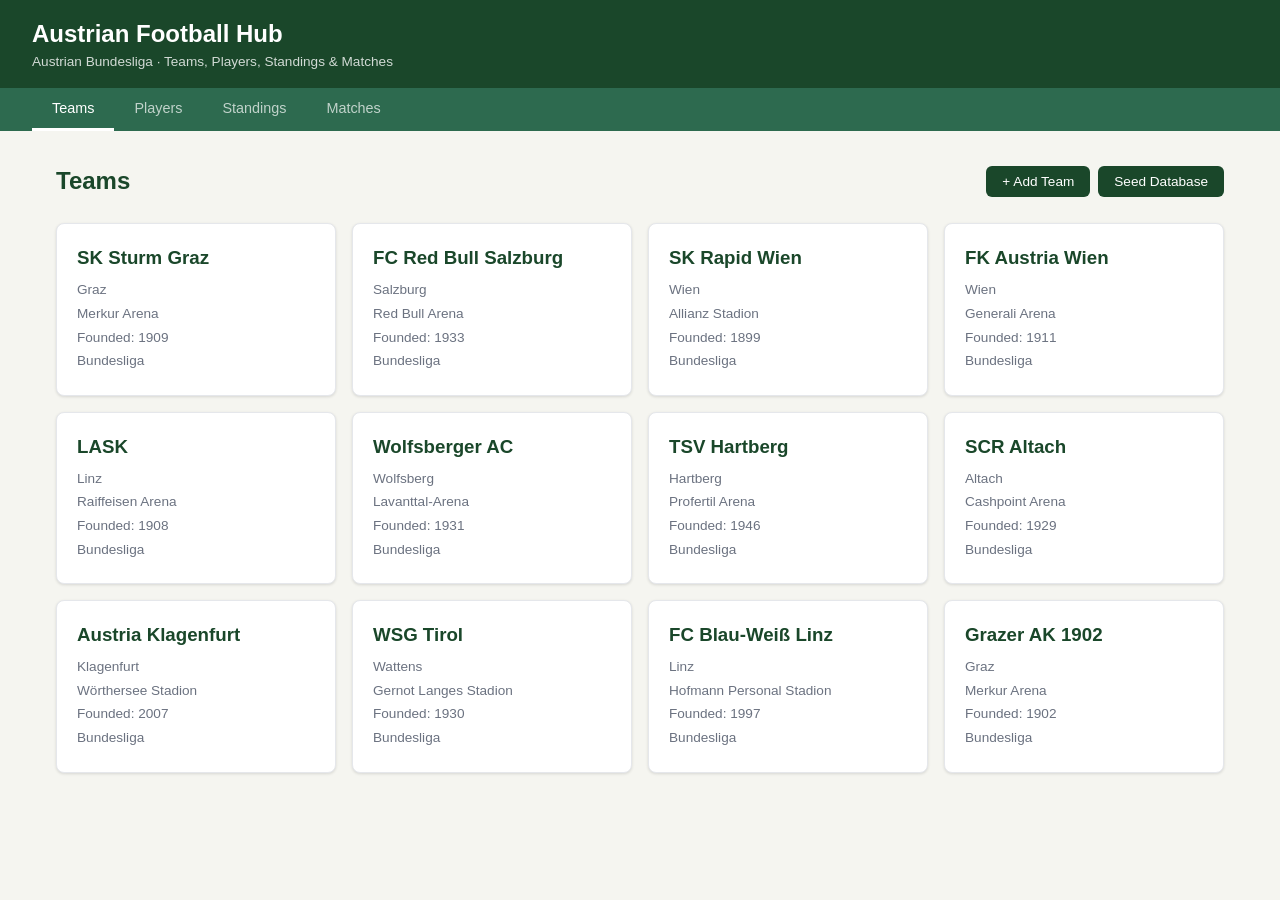
<file: mockup.html>
<!DOCTYPE html>
<html lang="en">
<head>
    <meta charset="UTF-8">
    <meta name="viewport" content="width=device-width, initial-scale=1.0">
    <title>Austrian Football Hub - Mockup</title>
    <style>
        :root {
            --primary: #1a472a;
            --primary-light: #2d6a4f;
            --accent: #d4380d;
            --bg: #f5f5f0;
            --card-bg: #ffffff;
            --text: #1a1a1a;
            --text-muted: #6b7280;
            --border: #e5e7eb;
            --shadow: 0 1px 3px rgba(0,0,0,0.12);
        }
        * { margin: 0; padding: 0; box-sizing: border-box; }
        body { font-family: -apple-system, BlinkMacSystemFont, "Segoe UI", Roboto, sans-serif; background: var(--bg); color: var(--text); line-height: 1.5; }
        header { background: var(--primary); color: white; padding: 1rem 2rem; box-shadow: 0 2px 8px rgba(0,0,0,0.2); }
        header h1 { font-size: 1.5rem; font-weight: 700; }
        header .subtitle { font-size: 0.85rem; opacity: 0.8; }
        nav { background: var(--primary-light); display: flex; gap: 0; padding: 0 2rem; }
        nav button { background: none; border: none; color: rgba(255,255,255,0.7); padding: 0.75rem 1.25rem; cursor: pointer; font-size: 0.9rem; font-weight: 500; border-bottom: 3px solid transparent; transition: all 0.2s; }
        nav button:hover { color: white; background: rgba(255,255,255,0.1); }
        nav button.active { color: white; border-bottom-color: white; }
        main { max-width: 1200px; margin: 2rem auto; padding: 0 1rem; }
        .section { display: none; }
        .section.active { display: block; }
        .section-header { display: flex; justify-content: space-between; align-items: center; margin-bottom: 1.5rem; }
        .section-header h2 { font-size: 1.5rem; color: var(--primary); }
        .btn { padding: 0.5rem 1rem; border: none; border-radius: 6px; cursor: pointer; font-size: 0.85rem; font-weight: 500; }
        .btn-primary { background: var(--primary); color: white; }
        .btn-primary:hover { background: var(--primary-light); }
        .card { background: var(--card-bg); border-radius: 8px; box-shadow: var(--shadow); border: 1px solid var(--border); overflow: hidden; }
        .teams-grid { display: grid; grid-template-columns: repeat(auto-fill, minmax(280px, 1fr)); gap: 1rem; }
        .team-card { background: var(--card-bg); border-radius: 8px; box-shadow: var(--shadow); border: 1px solid var(--border); padding: 1.25rem; cursor: pointer; transition: transform 0.2s, box-shadow 0.2s; }
        .team-card:hover { transform: translateY(-2px); box-shadow: 0 4px 12px rgba(0,0,0,0.15); }
        .team-card h3 { color: var(--primary); margin-bottom: 0.5rem; }
        .team-card .meta { color: var(--text-muted); font-size: 0.85rem; }
        .team-card .meta span { display: block; margin-bottom: 0.2rem; }
        table { width: 100%; border-collapse: collapse; }
        th, td { padding: 0.75rem 1rem; text-align: left; border-bottom: 1px solid var(--border); }
        th { background: var(--primary); color: white; font-weight: 600; font-size: 0.85rem; text-transform: uppercase; letter-spacing: 0.05em; }
        tr:hover { background: #f9fafb; }
        td { font-size: 0.9rem; }
        .position-badge { display: inline-flex; align-items: center; justify-content: center; width: 28px; height: 28px; border-radius: 50%; background: var(--primary); color: white; font-weight: 700; font-size: 0.8rem; }
        .match-card { background: var(--card-bg); border-radius: 8px; box-shadow: var(--shadow); border: 1px solid var(--border); padding: 1rem 1.25rem; display: grid; grid-template-columns: 1fr auto 1fr; align-items: center; gap: 1rem; margin-bottom: 0.75rem; }
        .match-card .home { text-align: right; font-weight: 600; }
        .match-card .away { text-align: left; font-weight: 600; }
        .match-card .score { text-align: center; font-size: 1.3rem; font-weight: 700; color: var(--primary); min-width: 80px; }
        .match-card .match-meta { grid-column: 1 / -1; text-align: center; color: var(--text-muted); font-size: 0.8rem; }
        .badge { display: inline-block; padding: 0.15rem 0.5rem; border-radius: 10px; font-size: 0.75rem; font-weight: 600; }
        .badge-gk { background: #fef3c7; color: #92400e; }
        .badge-def { background: #dbeafe; color: #1e40af; }
        .badge-mid { background: #d1fae5; color: #065f46; }
        .badge-fwd { background: #fee2e2; color: #991b1b; }
        .filters { display: flex; gap: 1rem; margin-bottom: 1.5rem; }
        .filters select { padding: 0.5rem 0.75rem; border: 1px solid var(--border); border-radius: 6px; font-size: 0.85rem; }
        @media (max-width: 600px) {
            header { padding: 1rem; }
            nav { padding: 0 0.5rem; overflow-x: auto; }
            nav button { padding: 0.6rem 0.75rem; font-size: 0.8rem; white-space: nowrap; }
            .teams-grid { grid-template-columns: 1fr; }
            .match-card { grid-template-columns: 1fr; text-align: center; }
            .match-card .home, .match-card .away { text-align: center; }
        }
    </style>
</head>
<body>

<header>
    <h1>Austrian Football Hub</h1>
    <div class="subtitle">Austrian Bundesliga &middot; Teams, Players, Standings &amp; Matches</div>
</header>

<nav>
    <button class="active" onclick="showSection('teams', this)">Teams</button>
    <button onclick="showSection('players', this)">Players</button>
    <button onclick="showSection('standings', this)">Standings</button>
    <button onclick="showSection('matches', this)">Matches</button>
</nav>

<main>
    <!-- ═══ TEAMS ═══ -->
    <div id="teams" class="section active">
        <div class="section-header">
            <h2>Teams</h2>
            <div style="display:flex;gap:0.5rem;">
                <button class="btn btn-primary">+ Add Team</button>
                <button class="btn btn-primary">Seed Database</button>
            </div>
        </div>
        <div class="teams-grid">
            <div class="team-card">
                <h3>SK Sturm Graz</h3>
                <div class="meta"><span>Graz</span><span>Merkur Arena</span><span>Founded: 1909</span><span>Bundesliga</span></div>
            </div>
            <div class="team-card">
                <h3>FC Red Bull Salzburg</h3>
                <div class="meta"><span>Salzburg</span><span>Red Bull Arena</span><span>Founded: 1933</span><span>Bundesliga</span></div>
            </div>
            <div class="team-card">
                <h3>SK Rapid Wien</h3>
                <div class="meta"><span>Wien</span><span>Allianz Stadion</span><span>Founded: 1899</span><span>Bundesliga</span></div>
            </div>
            <div class="team-card">
                <h3>FK Austria Wien</h3>
                <div class="meta"><span>Wien</span><span>Generali Arena</span><span>Founded: 1911</span><span>Bundesliga</span></div>
            </div>
            <div class="team-card">
                <h3>LASK</h3>
                <div class="meta"><span>Linz</span><span>Raiffeisen Arena</span><span>Founded: 1908</span><span>Bundesliga</span></div>
            </div>
            <div class="team-card">
                <h3>Wolfsberger AC</h3>
                <div class="meta"><span>Wolfsberg</span><span>Lavanttal-Arena</span><span>Founded: 1931</span><span>Bundesliga</span></div>
            </div>
            <div class="team-card">
                <h3>TSV Hartberg</h3>
                <div class="meta"><span>Hartberg</span><span>Profertil Arena</span><span>Founded: 1946</span><span>Bundesliga</span></div>
            </div>
            <div class="team-card">
                <h3>SCR Altach</h3>
                <div class="meta"><span>Altach</span><span>Cashpoint Arena</span><span>Founded: 1929</span><span>Bundesliga</span></div>
            </div>
            <div class="team-card">
                <h3>Austria Klagenfurt</h3>
                <div class="meta"><span>Klagenfurt</span><span>Wörthersee Stadion</span><span>Founded: 2007</span><span>Bundesliga</span></div>
            </div>
            <div class="team-card">
                <h3>WSG Tirol</h3>
                <div class="meta"><span>Wattens</span><span>Gernot Langes Stadion</span><span>Founded: 1930</span><span>Bundesliga</span></div>
            </div>
            <div class="team-card">
                <h3>FC Blau-Weiß Linz</h3>
                <div class="meta"><span>Linz</span><span>Hofmann Personal Stadion</span><span>Founded: 1997</span><span>Bundesliga</span></div>
            </div>
            <div class="team-card">
                <h3>Grazer AK 1902</h3>
                <div class="meta"><span>Graz</span><span>Merkur Arena</span><span>Founded: 1902</span><span>Bundesliga</span></div>
            </div>
        </div>
    </div>

    <!-- ═══ PLAYERS ═══ -->
    <div id="players" class="section">
        <div class="section-header">
            <h2>Players</h2>
            <button class="btn btn-primary">+ Add Player</button>
        </div>
        <div class="filters">
            <select><option>All Teams</option><option>SK Sturm Graz</option><option>FC Red Bull Salzburg</option><option>SK Rapid Wien</option><option>FK Austria Wien</option><option>LASK</option><option>Wolfsberger AC</option></select>
            <select><option>All Positions</option><option>Goalkeeper</option><option>Defender</option><option>Midfielder</option><option>Forward</option></select>
        </div>
        <div class="card">
            <table>
                <thead><tr><th>#</th><th>Name</th><th>Position</th><th>Team</th><th>Nationality</th><th>Height</th></tr></thead>
                <tbody>
                    <tr><td>9</td><td><strong>Tai Baribo</strong></td><td><span class="badge badge-fwd">Forward</span></td><td>Wolfsberger AC</td><td>Israel</td><td>185 cm</td></tr>
                    <tr><td>10</td><td><strong>Thierno Ballo</strong></td><td><span class="badge badge-mid">Midfielder</span></td><td>Wolfsberger AC</td><td>Austria</td><td>175 cm</td></tr>
                    <tr><td>5</td><td><strong>Dominik Baumgartner</strong></td><td><span class="badge badge-def">Defender</span></td><td>Wolfsberger AC</td><td>Austria</td><td>186 cm</td></tr>
                    <tr><td>4</td><td><strong>Samson Baidoo</strong></td><td><span class="badge badge-def">Defender</span></td><td>FC Red Bull Salzburg</td><td>Ghana</td><td>183 cm</td></tr>
                    <tr><td>1</td><td><strong>Janis Blaswich</strong></td><td><span class="badge badge-gk">Goalkeeper</span></td><td>FC Red Bull Salzburg</td><td>Germany</td><td>194 cm</td></tr>
                    <tr><td>1</td><td><strong>Hendrik Bonmann</strong></td><td><span class="badge badge-gk">Goalkeeper</span></td><td>Wolfsberger AC</td><td>Germany</td><td>192 cm</td></tr>
                    <tr><td>9</td><td><strong>Guido Burgstaller</strong></td><td><span class="badge badge-fwd">Forward</span></td><td>SK Rapid Wien</td><td>Austria</td><td>187 cm</td></tr>
                    <tr><td>10</td><td><strong>Dominik Fitz</strong></td><td><span class="badge badge-mid">Midfielder</span></td><td>FK Austria Wien</td><td>Austria</td><td>172 cm</td></tr>
                    <tr><td>8</td><td><strong>Lucas Gourna-Douath</strong></td><td><span class="badge badge-mid">Midfielder</span></td><td>FC Red Bull Salzburg</td><td>France</td><td>178 cm</td></tr>
                    <tr><td>11</td><td><strong>Marco Grüll</strong></td><td><span class="badge badge-fwd">Forward</span></td><td>SK Rapid Wien</td><td>Austria</td><td>178 cm</td></tr>
                    <tr><td>1</td><td><strong>Niklas Hedl</strong></td><td><span class="badge badge-gk">Goalkeeper</span></td><td>SK Rapid Wien</td><td>Austria</td><td>190 cm</td></tr>
                    <tr><td>20</td><td><strong>Muharem Huskovic</strong></td><td><span class="badge badge-fwd">Forward</span></td><td>FK Austria Wien</td><td>Austria</td><td>185 cm</td></tr>
                    <tr><td>10</td><td><strong>Otar Kiteishvili</strong></td><td><span class="badge badge-mid">Midfielder</span></td><td>SK Sturm Graz</td><td>Georgia</td><td>178 cm</td></tr>
                    <tr><td>9</td><td><strong>Karim Konaté</strong></td><td><span class="badge badge-fwd">Forward</span></td><td>FC Red Bull Salzburg</td><td>Ivory Coast</td><td>183 cm</td></tr>
                    <tr><td>1</td><td><strong>Tobias Lawal</strong></td><td><span class="badge badge-gk">Goalkeeper</span></td><td>LASK</td><td>Austria</td><td>190 cm</td></tr>
                    <tr><td>27</td><td><strong>Marin Ljubičić</strong></td><td><span class="badge badge-fwd">Forward</span></td><td>LASK</td><td>Croatia</td><td>190 cm</td></tr>
                    <tr><td>4</td><td><strong>Lukas Mühl</strong></td><td><span class="badge badge-def">Defender</span></td><td>FK Austria Wien</td><td>Germany</td><td>186 cm</td></tr>
                    <tr><td>1</td><td><strong>Samuel Sahin-Radlinger</strong></td><td><span class="badge badge-gk">Goalkeeper</span></td><td>FK Austria Wien</td><td>Austria</td><td>192 cm</td></tr>
                    <tr><td>7</td><td><strong>Manprit Sarkaria</strong></td><td><span class="badge badge-fwd">Forward</span></td><td>SK Sturm Graz</td><td>Austria</td><td>180 cm</td></tr>
                    <tr><td>1</td><td><strong>Kjell Scherpen</strong></td><td><span class="badge badge-gk">Goalkeeper</span></td><td>SK Sturm Graz</td><td>Netherlands</td><td>204 cm</td></tr>
                    <tr><td>24</td><td><strong>Matthias Suttner</strong></td><td><span class="badge badge-def">Defender</span></td><td>SK Rapid Wien</td><td>Austria</td><td>182 cm</td></tr>
                    <tr><td>5</td><td><strong>Gregory Wüthrich</strong></td><td><span class="badge badge-def">Defender</span></td><td>SK Sturm Graz</td><td>Switzerland</td><td>190 cm</td></tr>
                    <tr><td>4</td><td><strong>Philipp Ziereis</strong></td><td><span class="badge badge-def">Defender</span></td><td>LASK</td><td>Germany</td><td>191 cm</td></tr>
                    <tr><td>10</td><td><strong>Robert Žulj</strong></td><td><span class="badge badge-mid">Midfielder</span></td><td>LASK</td><td>Austria</td><td>181 cm</td></tr>
                </tbody>
            </table>
        </div>
    </div>

    <!-- ═══ STANDINGS ═══ -->
    <div id="standings" class="section">
        <div class="section-header">
            <h2>Bundesliga Standings</h2>
            <span style="color:var(--text-muted)">Season 2025-26</span>
        </div>
        <div class="card">
            <table>
                <thead><tr><th>Pos</th><th>Team</th><th>P</th><th>W</th><th>D</th><th>L</th><th>Goals</th><th>GD</th><th>Pts</th></tr></thead>
                <tbody>
                    <tr><td><span class="position-badge">1</span></td><td><strong>SK Sturm Graz</strong></td><td>20</td><td>14</td><td>3</td><td>3</td><td>38:16</td><td>+22</td><td><strong>45</strong></td></tr>
                    <tr><td><span class="position-badge">2</span></td><td><strong>FC Red Bull Salzburg</strong></td><td>20</td><td>13</td><td>4</td><td>3</td><td>42:18</td><td>+24</td><td><strong>43</strong></td></tr>
                    <tr><td><span class="position-badge">3</span></td><td><strong>SK Rapid Wien</strong></td><td>20</td><td>11</td><td>5</td><td>4</td><td>35:22</td><td>+13</td><td><strong>38</strong></td></tr>
                    <tr><td><span class="position-badge">4</span></td><td><strong>LASK</strong></td><td>20</td><td>10</td><td>4</td><td>6</td><td>30:23</td><td>+7</td><td><strong>34</strong></td></tr>
                    <tr><td><span class="position-badge">5</span></td><td><strong>FK Austria Wien</strong></td><td>20</td><td>9</td><td>5</td><td>6</td><td>28:24</td><td>+4</td><td><strong>32</strong></td></tr>
                    <tr><td><span class="position-badge">6</span></td><td><strong>Wolfsberger AC</strong></td><td>20</td><td>8</td><td>4</td><td>8</td><td>27:28</td><td>-1</td><td><strong>28</strong></td></tr>
                    <tr><td><span class="position-badge">7</span></td><td><strong>Austria Klagenfurt</strong></td><td>20</td><td>7</td><td>3</td><td>10</td><td>22:29</td><td>-7</td><td><strong>24</strong></td></tr>
                    <tr><td><span class="position-badge">8</span></td><td><strong>TSV Hartberg</strong></td><td>20</td><td>6</td><td>4</td><td>10</td><td>23:31</td><td>-8</td><td><strong>22</strong></td></tr>
                    <tr><td><span class="position-badge">9</span></td><td><strong>FC Blau-Weiß Linz</strong></td><td>20</td><td>5</td><td>5</td><td>10</td><td>20:30</td><td>-10</td><td><strong>20</strong></td></tr>
                    <tr><td><span class="position-badge">10</span></td><td><strong>SCR Altach</strong></td><td>20</td><td>5</td><td>3</td><td>12</td><td>18:34</td><td>-16</td><td><strong>18</strong></td></tr>
                    <tr><td><span class="position-badge">11</span></td><td><strong>WSG Tirol</strong></td><td>20</td><td>4</td><td>4</td><td>12</td><td>17:35</td><td>-18</td><td><strong>16</strong></td></tr>
                    <tr><td><span class="position-badge">12</span></td><td><strong>Grazer AK 1902</strong></td><td>20</td><td>3</td><td>4</td><td>13</td><td>15:38</td><td>-23</td><td><strong>13</strong></td></tr>
                </tbody>
            </table>
        </div>
    </div>

    <!-- ═══ MATCHES ═══ -->
    <div id="matches" class="section">
        <div class="section-header">
            <h2>Matches</h2>
        </div>
        <div class="match-card">
            <div class="home">SK Sturm Graz</div>
            <div class="score">2 : 1</div>
            <div class="away">FC Red Bull Salzburg</div>
            <div class="match-meta">Round 1 &middot; 2025-08-23 &middot; Merkur Arena &middot; <em>played</em></div>
        </div>
        <div class="match-card">
            <div class="home">SK Rapid Wien</div>
            <div class="score">3 : 1</div>
            <div class="away">FK Austria Wien</div>
            <div class="match-meta">Round 1 &middot; 2025-08-24 &middot; Allianz Stadion &middot; <em>played</em></div>
        </div>
        <div class="match-card">
            <div class="home">LASK</div>
            <div class="score">1 : 1</div>
            <div class="away">Wolfsberger AC</div>
            <div class="match-meta">Round 1 &middot; 2025-08-24 &middot; Raiffeisen Arena &middot; <em>played</em></div>
        </div>
        <div class="match-card">
            <div class="home">FC Red Bull Salzburg</div>
            <div class="score">2 : 0</div>
            <div class="away">SK Rapid Wien</div>
            <div class="match-meta">Round 2 &middot; 2025-08-30 &middot; Red Bull Arena &middot; <em>played</em></div>
        </div>
        <div class="match-card">
            <div class="home">FK Austria Wien</div>
            <div class="score">0 : 1</div>
            <div class="away">SK Sturm Graz</div>
            <div class="match-meta">Round 2 &middot; 2025-08-31 &middot; Generali Arena &middot; <em>played</em></div>
        </div>
        <div class="match-card">
            <div class="home">Wolfsberger AC</div>
            <div class="score">3 : 0</div>
            <div class="away">Grazer AK 1902</div>
            <div class="match-meta">Round 2 &middot; 2025-08-31 &middot; Lavanttal-Arena &middot; <em>played</em></div>
        </div>
        <div class="match-card">
            <div class="home">SK Sturm Graz</div>
            <div class="score">1 : 1</div>
            <div class="away">SK Rapid Wien</div>
            <div class="match-meta">Round 3 &middot; 2025-09-14 &middot; Merkur Arena &middot; <em>played</em></div>
        </div>
        <div class="match-card">
            <div class="home">FC Red Bull Salzburg</div>
            <div class="score">4 : 2</div>
            <div class="away">LASK</div>
            <div class="match-meta">Round 3 &middot; 2025-09-14 &middot; Red Bull Arena &middot; <em>played</em></div>
        </div>
        <div class="match-card">
            <div class="home">Austria Klagenfurt</div>
            <div class="score">2 : 2</div>
            <div class="away">FK Austria Wien</div>
            <div class="match-meta">Round 3 &middot; 2025-09-15 &middot; Wörthersee Stadion &middot; <em>played</em></div>
        </div>
    </div>
</main>

<script>
function showSection(id, btn) {
    document.querySelectorAll('nav button').forEach(b => b.classList.remove('active'));
    document.querySelectorAll('.section').forEach(s => s.classList.remove('active'));
    btn.classList.add('active');
    document.getElementById(id).classList.add('active');
}
</script>
</body>
</html>
</file>
